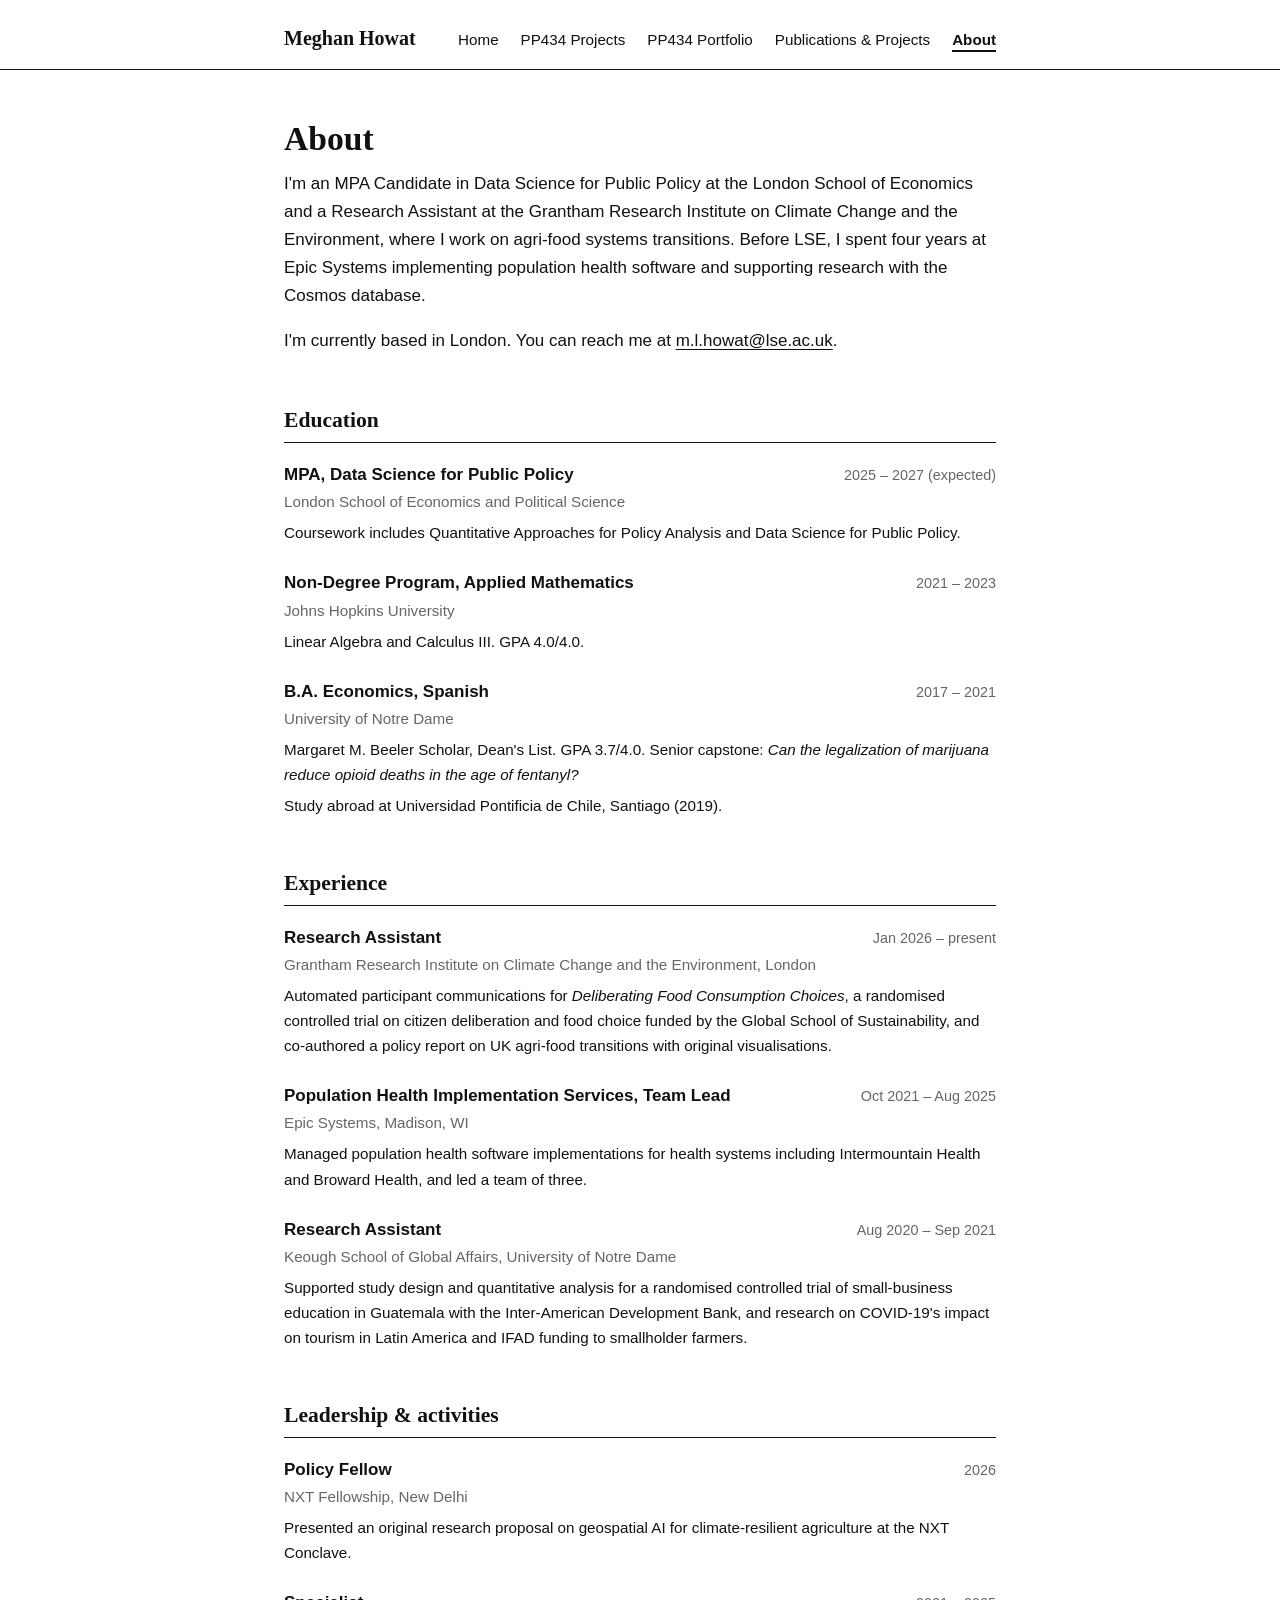
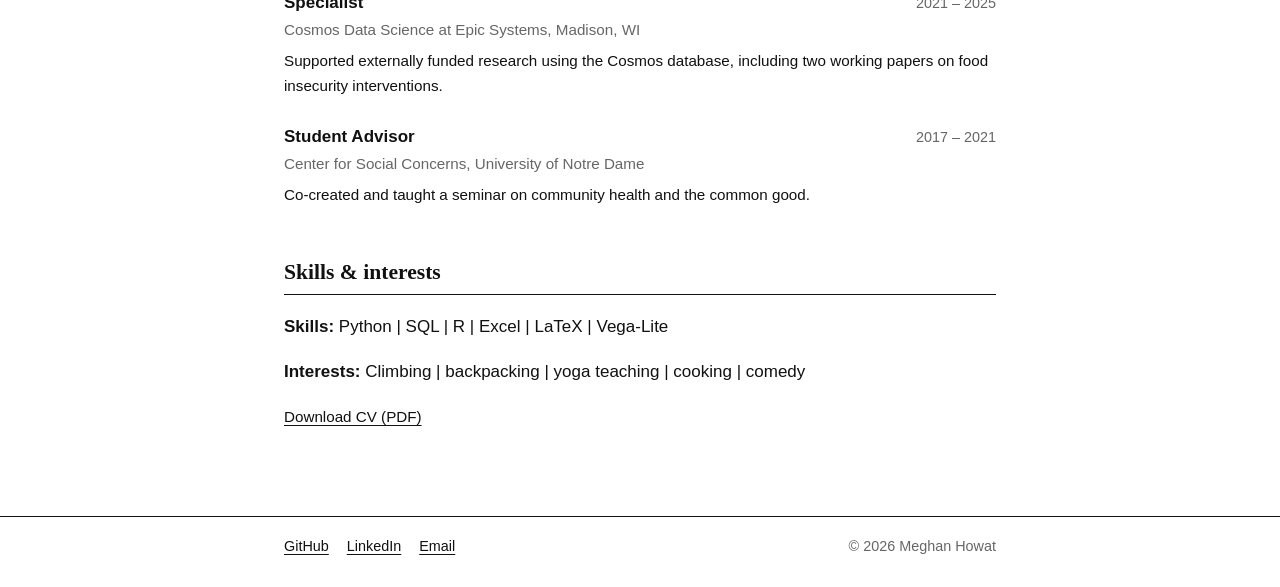
<file: about.html>
<!DOCTYPE html>
<html lang="en">
<head>
  <meta charset="utf-8">
  <meta name="viewport" content="width=device-width, initial-scale=1">
  <title>About · Meghan Howat</title>
  <link rel="stylesheet" href="assets/style.css">
</head>
<body>

<header class="site-header">
  <div class="wrap">
    <a class="site-name" href="index.html">Meghan Howat</a>
    <nav aria-label="Main">
      <ul>
        <li><a href="index.html">Home</a></li>
        <li><a href="portfolio.html">PP434 Projects</a></li>
        <li><a href="class-portfolio.html">PP434 Portfolio</a></li>
        <li><a href="research.html">Publications &amp; Projects</a></li>
        <li><a href="about.html" aria-current="page">About</a></li>
      </ul>
    </nav>
  </div>
</header>

<main class="wrap">

  <h1>About</h1>
  <p>I'm an MPA Candidate in Data Science for Public Policy at the London School of Economics and a Research Assistant at the Grantham Research Institute on Climate Change and the Environment, where I work on agri-food systems transitions. Before LSE, I spent four years at Epic Systems implementing population health software and supporting research with the Cosmos database.</p>
  <p>I'm currently based in London. You can reach me at <a href="mailto:m.l.howat@lse.ac.uk">m.l.howat@lse.ac.uk</a>.</p>

  <h2>Education</h2>

  <div class="cv-entry">
    <div class="cv-head"><strong>MPA, Data Science for Public Policy</strong><span class="when">2025 – 2027 (expected)</span></div>
    <div class="org">London School of Economics and Political Science</div>
    <p>Coursework includes Quantitative Approaches for Policy Analysis and Data Science for Public Policy.</p>
  </div>

  <div class="cv-entry">
    <div class="cv-head"><strong>Non-Degree Program, Applied Mathematics</strong><span class="when">2021 – 2023</span></div>
    <div class="org">Johns Hopkins University</div>
    <p>Linear Algebra and Calculus III. GPA 4.0/4.0.</p>
  </div>

  <div class="cv-entry">
    <div class="cv-head"><strong>B.A. Economics, Spanish</strong><span class="when">2017 – 2021</span></div>
    <div class="org">University of Notre Dame</div>
    <p>Margaret M. Beeler Scholar, Dean's List. GPA 3.7/4.0. Senior capstone: <em>Can the legalization of marijuana reduce opioid deaths in the age of fentanyl?</em></p>
    <p>Study abroad at Universidad Pontificia de Chile, Santiago (2019).</p>
  </div>

  <h2>Experience</h2>

  <div class="cv-entry">
    <div class="cv-head"><strong>Research Assistant</strong><span class="when">Jan 2026 – present</span></div>
    <div class="org">Grantham Research Institute on Climate Change and the Environment, London</div>
    <p>Automated participant communications for <em>Deliberating Food Consumption Choices</em>, a randomised controlled trial on citizen deliberation and food choice funded by the Global School of Sustainability, and co-authored a policy report on UK agri-food transitions with original visualisations.</p>
  </div>

  <div class="cv-entry">
    <div class="cv-head"><strong>Population Health Implementation Services, Team Lead</strong><span class="when">Oct 2021 – Aug 2025</span></div>
    <div class="org">Epic Systems, Madison, WI</div>
    <p>Managed population health software implementations for health systems including Intermountain Health and Broward Health, and led a team of three.</p>
  </div>

  <div class="cv-entry">
    <div class="cv-head"><strong>Research Assistant</strong><span class="when">Aug 2020 – Sep 2021</span></div>
    <div class="org">Keough School of Global Affairs, University of Notre Dame</div>
    <p>Supported study design and quantitative analysis for a randomised controlled trial of small-business education in Guatemala with the Inter-American Development Bank, and research on COVID-19's impact on tourism in Latin America and IFAD funding to smallholder farmers.</p>
  </div>

  <h2>Leadership &amp; activities</h2>

  <div class="cv-entry">
    <div class="cv-head"><strong>Policy Fellow</strong><span class="when">2026</span></div>
    <div class="org">NXT Fellowship, New Delhi</div>
    <p>Presented an original research proposal on geospatial AI for climate-resilient agriculture at the NXT Conclave.</p>
  </div>

  <div class="cv-entry">
    <div class="cv-head"><strong>Specialist</strong><span class="when">2021 – 2025</span></div>
    <div class="org">Cosmos Data Science at Epic Systems, Madison, WI</div>
    <p>Supported externally funded research using the Cosmos database, including two working papers on food insecurity interventions.</p>
  </div>

  <div class="cv-entry">
    <div class="cv-head"><strong>Student Advisor</strong><span class="when">2017 – 2021</span></div>
    <div class="org">Center for Social Concerns, University of Notre Dame</div>
    <p>Co-created and taught a seminar on community health and the common good.</p>
  </div>

  <h2>Skills &amp; interests</h2>
  <p><strong>Skills:</strong> Python | SQL | R | Excel | LaTeX | Vega-Lite</p>
  <p><strong>Interests:</strong> Climbing | backpacking | yoga teaching | cooking | comedy</p>

  <p class="links"><a href="MH_CV2026.pdf">Download CV (PDF)</a></p>

</main>

<footer class="site-footer">
  <div class="wrap">
    <ul>
      <li><a href="https://github.com/mhowat1">GitHub</a></li>
      <li><a href="https://www.linkedin.com/in/your-profile">LinkedIn</a></li>
      <li><a href="mailto:m.l.howat@lse.ac.uk">Email</a></li>
    </ul>
    <span class="muted">© 2026 Meghan Howat</span>
  </div>
</footer>

</body>
</html>
</file>
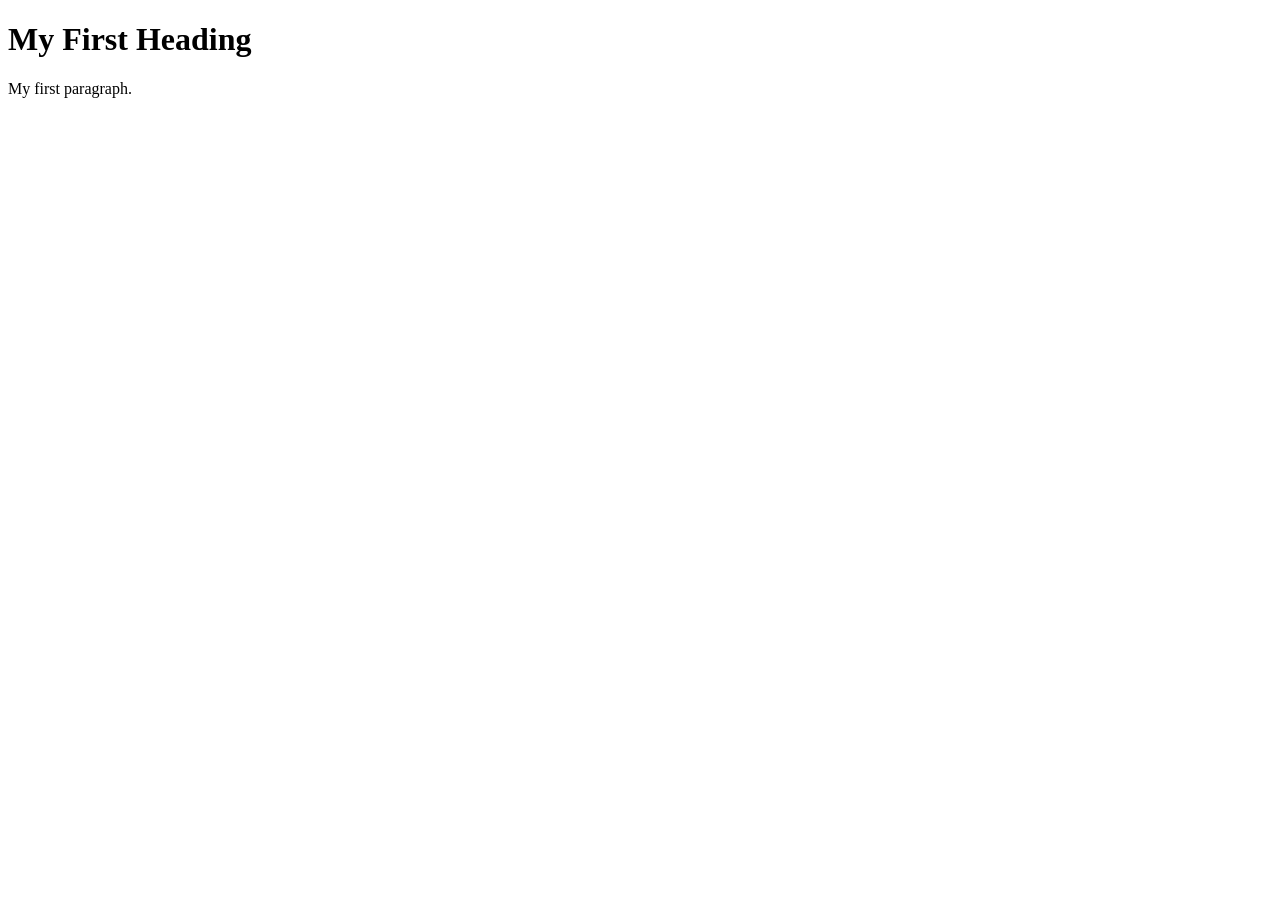
<file: Example1.html>
<!DOCTYPE html>
<html>

<!-- Richard Davies, Data Science -->

<!-- CODING LESSON NUMBER 1 -->
<!-- Commenting your code is vital, vital, vital -->

<!-- This is how you add comments to HTML -->

<!-- You can also include
multi - line comments
if you find that useful -->

<!-- To turn text into a comment, use the=is short-cut: CTRL & the "/" key (command + "/" on Mac)-->


<!-- HOW HTML WORKS - THE BASICS -->
<!-- HTML files have two fundamental parts. (1) The head, (2) The body -->

<!-- The head contains things that you do not see on the page -->

<head>
    <title>Page Title</title>
</head>

<!-- The body contains thigs you see -->
<!-- Most elements both open and close, with the content in the middle -->
<!-- Indenting is optional, but helps with readability -->
<body>
    <h1>My First Heading</h1>
    <p>My first paragraph.</p>
</body>
</html>
</file>
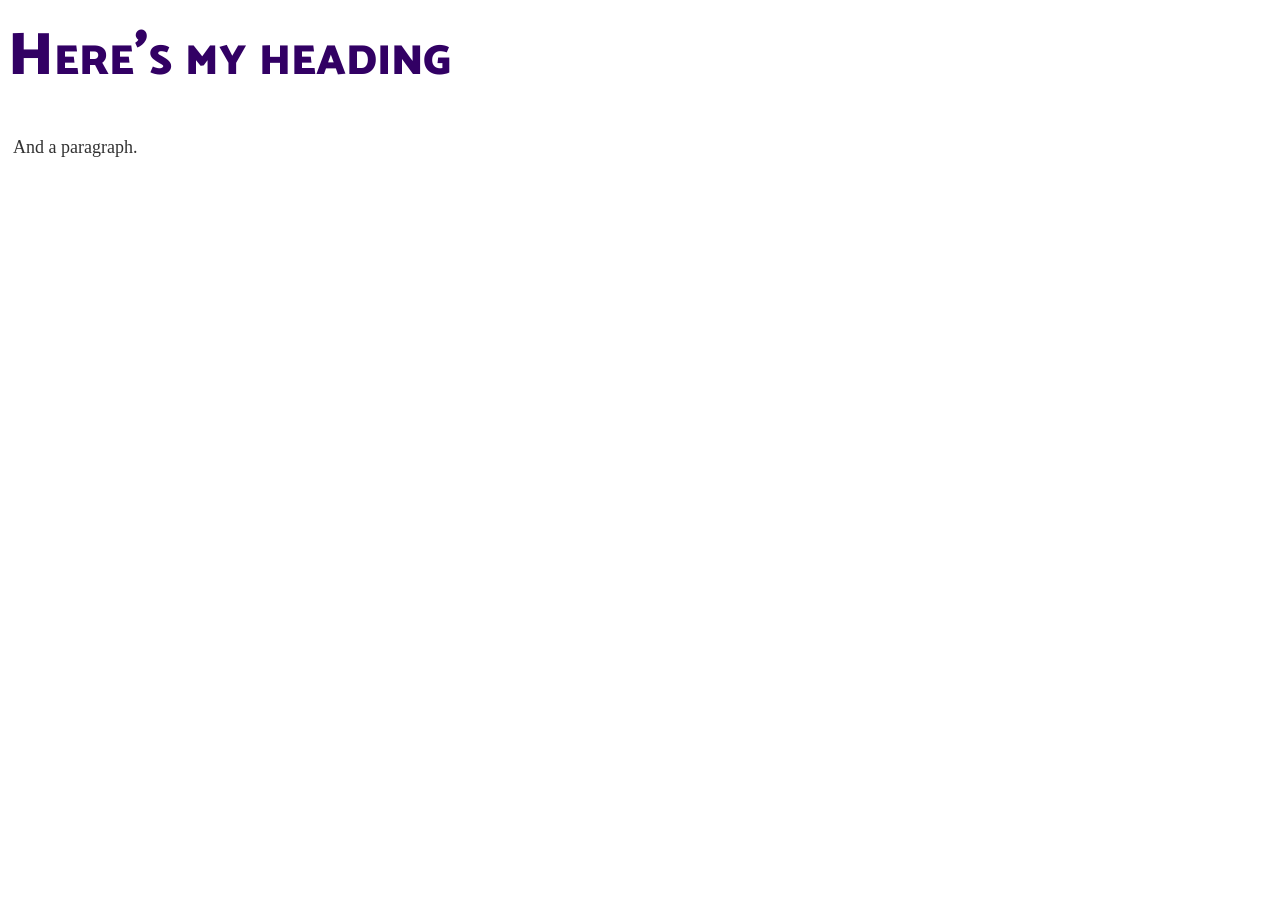
<file: Example2.html>
<!DOCTYPE html>

<!-- Richard Davies, Data Science -->

<html>

<head>
    <title>Richard's Second Example</title>

<!-- Link to my CSS file -->
<!-- The link needs to point to the CSS file, so it needs to be in the right place -->
    <link rel="stylesheet" href="Example2.css">
</head>


<body>

<h1>Here's my heading</h1>
<p>And a paragraph.</p>

</body>
</html>
</file>
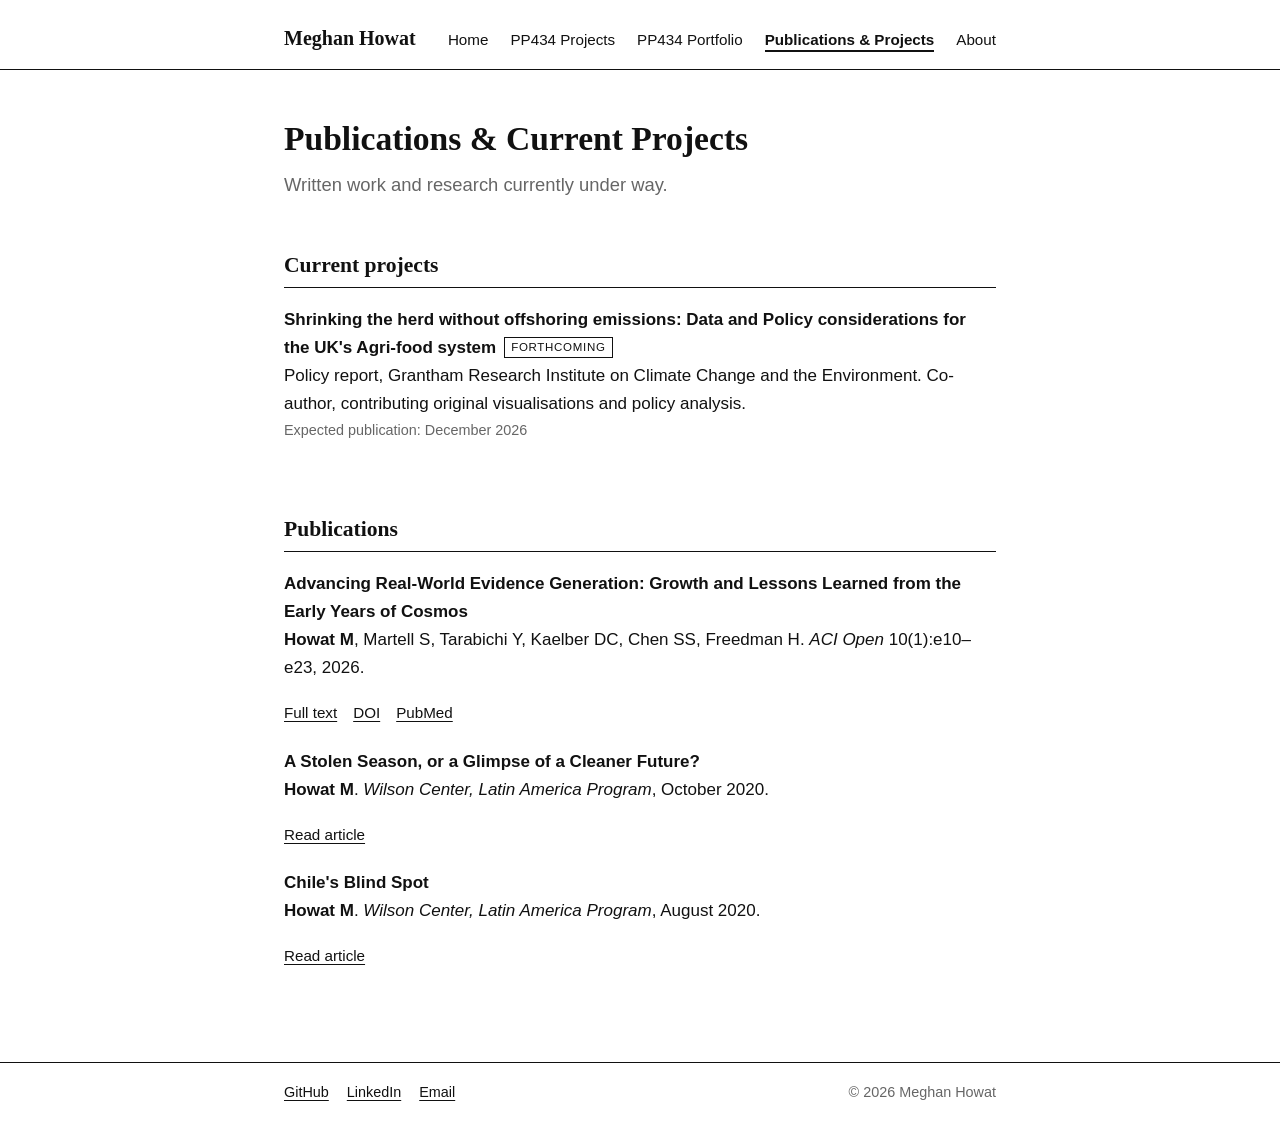
<file: research.html>
<!DOCTYPE html>
<html lang="en">
<head>
  <meta charset="utf-8">
  <meta name="viewport" content="width=device-width, initial-scale=1">
  <title>Publications &amp; Current Projects · Meghan Howat</title>
  <link rel="stylesheet" href="assets/style.css">
</head>
<body>

<header class="site-header">
  <div class="wrap">
    <a class="site-name" href="index.html">Meghan Howat</a>
    <nav aria-label="Main">
      <ul>
        <li><a href="index.html">Home</a></li>
        <li><a href="portfolio.html">PP434 Projects</a></li>
        <li><a href="class-portfolio.html">PP434 Portfolio</a></li>
        <li><a href="research.html" aria-current="page">Publications &amp; Projects</a></li>
        <li><a href="about.html">About</a></li>
      </ul>
    </nav>
  </div>
</header>

<main class="wrap">

  <h1>Publications &amp; Current Projects</h1>
  <p class="lede">Written work and research currently under way.</p>

  <h2>Current projects</h2>
  <ul class="entries">
    <li>
      <span class="title">Shrinking the herd without offshoring emissions: Data and Policy considerations for the UK's Agri-food system</span><span class="status">Forthcoming</span><br>
      Policy report, Grantham Research Institute on Climate Change and the Environment. Co-author, contributing original visualisations and policy analysis.
      <div class="meta">Expected publication: December 2026</div>
    </li>
  </ul>

  <h2>Publications</h2>
  <ul class="entries">
    <li>
      <span class="title">Advancing Real-World Evidence Generation: Growth and Lessons Learned from the Early Years of Cosmos</span><br>
      <strong>Howat M</strong>, Martell S, Tarabichi Y, Kaelber DC, Chen SS, Freedman H. <span class="venue">ACI Open</span> 10(1):e10–e23, 2026.
      <div class="links"><a href="https://pmc.ncbi.nlm.nih.gov/articles/PMC13404524/">Full text</a><a href="https://doi.org/10.1055/a-2842-3407">DOI</a><a href="https://pubmed.ncbi.nlm.nih.gov/42523215/">PubMed</a></div>
    </li>
    <li>
      <span class="title">A Stolen Season, or a Glimpse of a Cleaner Future?</span><br>
      <strong>Howat M</strong>. <span class="venue">Wilson Center, Latin America Program</span>, October 2020.
      <div class="links"><a href="https://www.wilsoncenter.org/blog-post/stolen-season-or-glimpse-cleaner-future">Read article</a></div>
    </li>
    <li>
      <span class="title">Chile's Blind Spot</span><br>
      <strong>Howat M</strong>. <span class="venue">Wilson Center, Latin America Program</span>, August 2020.
      <div class="links"><a href="https://www.wilsoncenter.org/blog-post/chiles-blind-spot">Read article</a></div>
    </li>
  </ul>

</main>

<footer class="site-footer">
  <div class="wrap">
    <ul>
      <li><a href="https://github.com/mhowat1">GitHub</a></li>
      <li><a href="https://www.linkedin.com/in/your-profile">LinkedIn</a></li>
      <li><a href="mailto:m.l.howat@lse.ac.uk">Email</a></li>
    </ul>
    <span class="muted">© 2026 Meghan Howat</span>
  </div>
</footer>

</body>
</html>
</file>
<file: assets/style.css>
/* ---------- Minimal black & white academic-style theme ----------
   Edit the variables below to tweak the whole site. */
:root {
  --ink: #111;
  --paper: #fff;
  --muted: #666;
  --rule: #111;
  --soft: #f3f3f3;
  --measure: 760px;
  --serif: Georgia, "Times New Roman", serif;
  --sans: -apple-system, BlinkMacSystemFont, "Helvetica Neue", Arial, sans-serif;
}

* { box-sizing: border-box; }
html { -webkit-text-size-adjust: 100%; }
body {
  margin: 0;
  background: var(--paper);
  color: var(--ink);
  font-family: var(--sans);
  font-size: 17px;
  line-height: 1.65;
}

a { color: var(--ink); text-decoration: underline; text-underline-offset: 3px; text-decoration-thickness: 1px; }
a:hover { background: var(--ink); color: var(--paper); text-decoration: none; }

.wrap { max-width: var(--measure); margin: 0 auto; padding: 0 24px; }

/* ---------- Header / nav ---------- */
.site-header { border-bottom: 1px solid var(--rule); }
.site-header .wrap {
  display: flex; justify-content: space-between; align-items: baseline;
  flex-wrap: wrap; gap: 8px 24px; padding-top: 22px; padding-bottom: 14px;
}
.site-name { font-family: var(--serif); font-size: 1.25rem; font-weight: bold; text-decoration: none; }
.site-name:hover { background: none; color: var(--ink); }
nav ul { list-style: none; margin: 0; padding: 0; display: flex; flex-wrap: wrap; gap: 4px 22px; }
nav a { text-decoration: none; font-size: 0.95rem; padding-bottom: 2px; border-bottom: 2px solid transparent; }
nav a:hover { background: none; color: var(--ink); border-bottom-color: var(--ink); }
nav a[aria-current="page"] { border-bottom-color: var(--ink); font-weight: 600; }

/* ---------- Typography ---------- */
main.wrap { padding-top: 48px; padding-bottom: 72px; }
h1, h2, h3 { font-family: var(--serif); line-height: 1.25; margin: 0; }
h1 { font-size: 2.1rem; margin-bottom: 10px; }
h2 { font-size: 1.35rem; margin: 52px 0 18px; padding-bottom: 8px; border-bottom: 1px solid var(--rule); }
h3 { font-size: 1.1rem; }
p { margin: 0 0 1em; }
.lede { font-size: 1.15rem; color: var(--muted); margin-bottom: 8px; }
.meta { color: var(--muted); font-size: 0.9rem; }
.links { margin-top: 18px; font-size: 0.95rem; }
.links a + a { margin-left: 16px; }

/* ---------- Landing: intro ---------- */
.intro { display: grid; grid-template-columns: 1fr 150px; gap: 32px; align-items: start; }
.portrait {
  width: 150px; height: 150px; object-fit: cover; border: 1px solid var(--rule);
  background: var(--soft); display: block;
}

/* ---------- Project cards ---------- */
.cards { display: grid; grid-template-columns: repeat(2, 1fr); gap: 24px; }
.card {
  display: block; border: 1px solid var(--rule); text-decoration: none; color: var(--ink);
  background: var(--paper);
}
.card:hover { background: var(--ink); color: var(--paper); }
.card:hover .thumb { border-bottom-color: var(--paper); }
.thumb {
  aspect-ratio: 16 / 10; width: 100%; object-fit: cover; display: flex; align-items: center; justify-content: center;
  background: var(--soft); border-bottom: 1px solid var(--rule); color: var(--muted);
  font-size: 0.8rem; letter-spacing: 0.08em; text-transform: uppercase;
}
img.thumb { display: block; }
.card .body { padding: 16px 18px 20px; }
.card .tag { font-size: 0.78rem; letter-spacing: 0.08em; text-transform: uppercase; opacity: 0.7; margin-bottom: 6px; }
.card h3 { margin-bottom: 6px; }
.card p { margin: 0; font-size: 0.95rem; opacity: 0.85; }
.card .go { display: inline-block; margin-top: 12px; font-size: 0.9rem; font-weight: 600; }
.card.soon { border-style: dashed; }
.card.soon:hover { background: var(--paper); color: var(--ink); cursor: default; }

/* Full-width variant for the portfolio page */
.cards.single { grid-template-columns: 1fr; }
.cards.single .card { display: grid; grid-template-columns: 260px 1fr; }
.cards.single .thumb { aspect-ratio: auto; min-height: 100%; border-bottom: 0; border-right: 1px solid var(--rule); }
.cards.single .card:hover .thumb { border-right-color: var(--paper); }

/* ---------- Lists (publications, projects, CV-style) ---------- */
.entries { list-style: none; margin: 0; padding: 0; }
.entries li { padding: 0 0 22px; }
.entries .title { font-weight: 600; }
.entries .venue { font-style: italic; }
.status {
  display: inline-block; border: 1px solid var(--rule); font-size: 0.72rem; letter-spacing: 0.06em;
  text-transform: uppercase; padding: 0 6px; margin-left: 8px; vertical-align: 2px;
}

table.simple { width: 100%; border-collapse: collapse; font-size: 0.95rem; }
table.simple td { padding: 8px 0; border-bottom: 1px solid #ddd; vertical-align: top; }
table.simple td:first-child { width: 150px; color: var(--muted); }
table.simple .meta { margin-top: 4px; }

/* ---------- CV-style entries (About page) ---------- */
.cv-entry { margin-bottom: 24px; }
.cv-head { display: flex; justify-content: space-between; align-items: baseline; flex-wrap: wrap; gap: 0 16px; }
.cv-head .when { color: var(--muted); font-size: 0.9rem; white-space: nowrap; }
.cv-entry .org { color: var(--muted); font-size: 0.95rem; }
.cv-entry p { margin: 6px 0 0; font-size: 0.95rem; }

.section-sub { color: var(--muted); margin: -8px 0 18px; }
.chart-placeholder { display: flex; align-items: center; justify-content: center; min-height: 220px; margin-top: 16px;
  border: 1px dashed var(--rule); background: var(--soft); color: var(--muted);
  font-size: 0.8rem; letter-spacing: 0.08em; text-transform: uppercase; }

/* ---------- Embedded video (project pages) ---------- */
.video { aspect-ratio: 16 / 9; width: 100%; border: 1px solid var(--rule); background: var(--soft); margin: 16px 0; }
.video iframe, .video video { width: 100%; height: 100%; border: 0; display: block; }
.video.placeholder { display: flex; align-items: center; justify-content: center; border-style: dashed;
  color: var(--muted); font-size: 0.8rem; letter-spacing: 0.08em; text-transform: uppercase; }

/* ---------- Footer ---------- */
.site-footer { border-top: 1px solid var(--rule); font-size: 0.9rem; }
.site-footer .wrap { display: flex; justify-content: space-between; flex-wrap: wrap; gap: 8px 24px; padding-top: 18px; padding-bottom: 28px; }
.site-footer ul { list-style: none; margin: 0; padding: 0; display: flex; gap: 18px; }
.site-footer .muted { color: var(--muted); }

/* ---------- Small screens ---------- */
@media (max-width: 640px) {
  body { font-size: 16px; }
  main.wrap { padding-top: 32px; }
  h1 { font-size: 1.7rem; }
  .intro { grid-template-columns: 1fr; }
  .portrait { order: -1; width: 110px; height: 110px; }
  .cards { grid-template-columns: 1fr; }
  .cards.single .card { grid-template-columns: 1fr; }
  .cards.single .thumb { aspect-ratio: 16 / 10; border-right: 0; border-bottom: 1px solid var(--rule); }
  table.simple td:first-child { width: 100px; }
}

@media print {
  .site-header nav, .site-footer { display: none; }
  a { text-decoration: none; }
}

/* ---------- Chart sections (PP434 pages) ---------- */
.chart-section { margin-bottom: 40px; }
.chart-section h3 { margin-bottom: 8px; }
.chart-section figure { margin: 16px 0 0; max-width: 100%; overflow-x: auto; }
.page-intro { margin-bottom: 8px; }
</file>
<file: Example2.css>
/* Richard Davies */
/* Data Science */

/* This is a comment in CSS */

/* This is a 
multi line comment */

/* CSS files can be used to access e.g. fonts */
@import url('https://fonts.googleapis.com/css2?family=Catamaran:wght@900&display=swap');


/* Format my paragraph */
p {
	font-size: 18px;
	margin: 5px 5px;
	line-height: 22.4px;
	color: #323232;
}

/* Format my heading */
h1 {
	font-family: "Catamaran";
	font-variant: small-caps;
	font-size: 60px;
	color: #320064;
	font-weight: 900;
	margin: 0px 0px 30px 0px;
}
</file>
